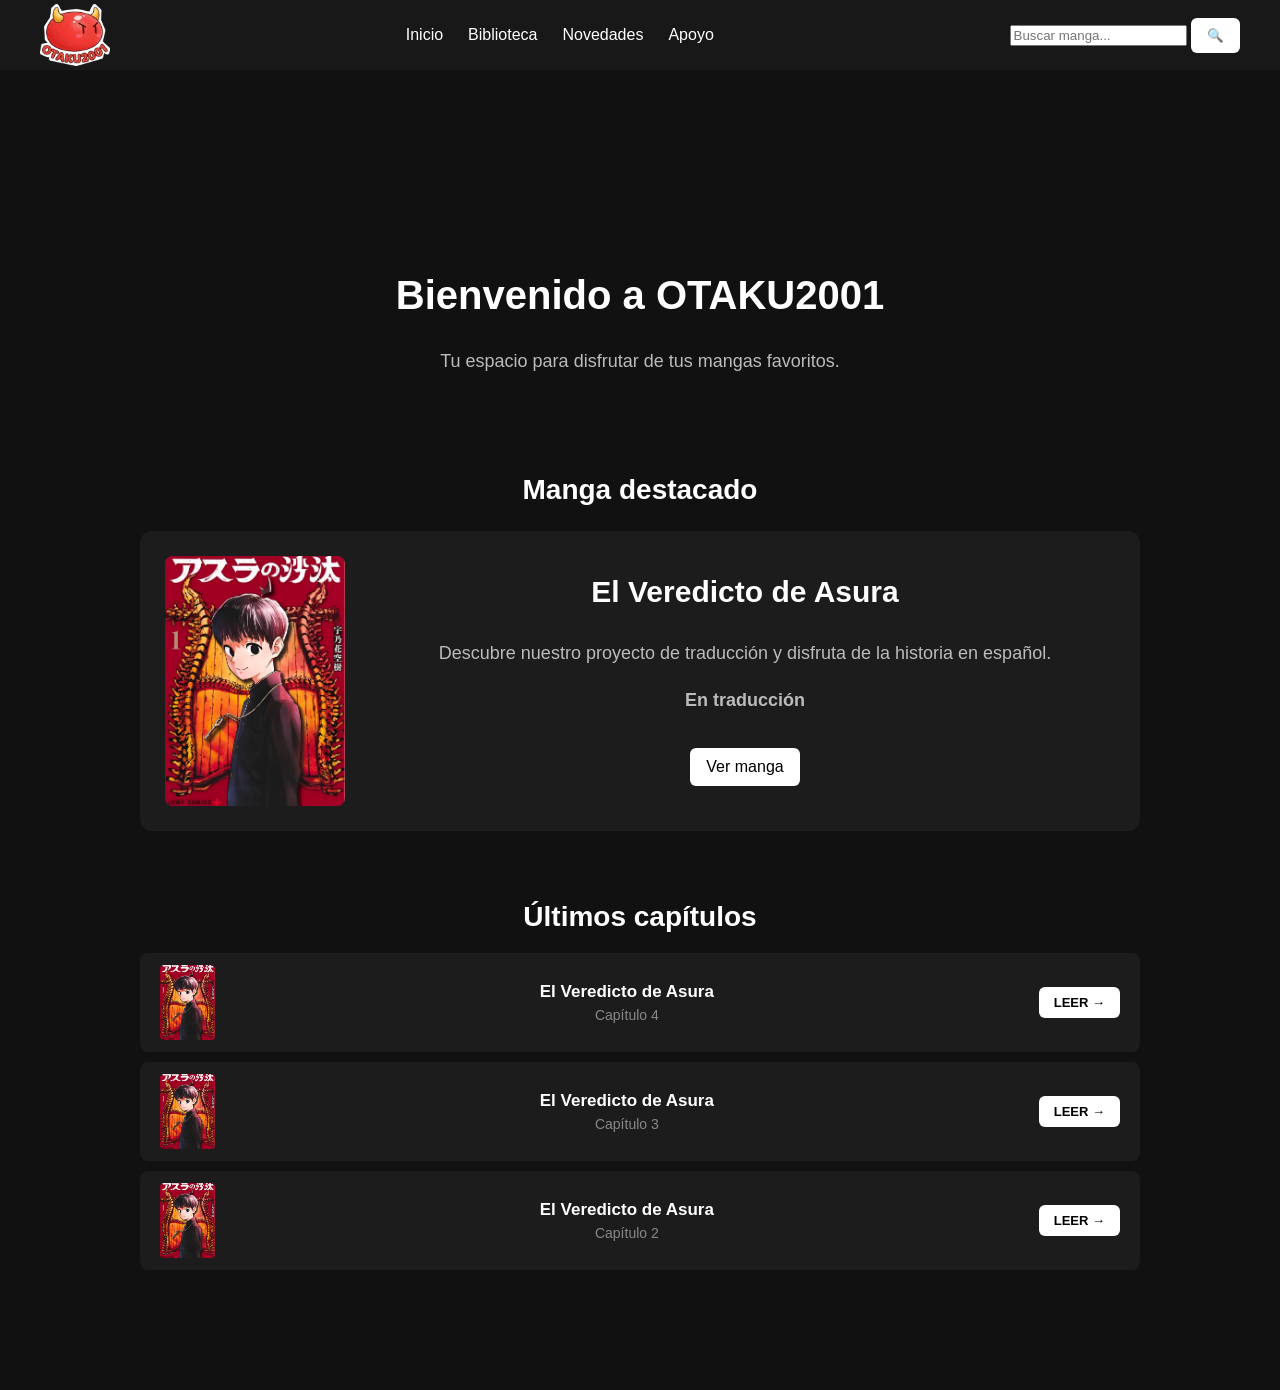
<file: index.html>
<!DOCTYPE html>
<html lang="es">
<head>
    <meta charset="UTF-8">
    <meta name="viewport" content="width=device-width, initial-scale=1.0">
    <title>OTAKU2001</title>
    <link rel="stylesheet" href="css/estilos.css">
    <link rel="stylesheet" href="css/responsive.css">
</head>
<body>

    <header>
    <div class="logo">
        <img src="images/logo.png" alt="OTAKU2001">
    </div>

    <nav>
        <a href="index.html">Inicio</a>
        <a href="biblioteca.html">Biblioteca</a>
        <a href="novedades.html">Novedades</a>
        <a href="apoyo.html">Apoyo</a>
    </nav>

    <div class="search-box">

        <input
            type="text"
            id="searchInput"
            placeholder="Buscar manga..."
        >

        <button id="searchButton">🔍</button>

    </div>
</header>

<main>

    <section class="bienvenida">
        <h1>Bienvenido a OTAKU2001</h1>
        <p>Tu espacio para disfrutar de tus mangas favoritos.</p>
    </section>

    <section class="destacado">
        <h2>Manga destacado</h2>

        <div class="manga-card">
            <div class="portada">
                <img src="images/asura.jpg" alt="Portada de El Veredicto de Asura">
            </div>

            <div class="manga-info">
                <h3>El Veredicto de Asura</h3>

                <p>
                    Descubre nuestro proyecto de traducción
                    y disfruta de la historia en español.
                </p>

                <p class="estado">En traducción</p>

                <a href="mangas/veredicto-de-asura.html" class="ver-manga">Ver manga</a>
            </div>
        </div>
    </section>

    <section class="latest-chapters">

        <h2>Últimos capítulos</h2>

        <div id="latestChapters"></div>

    </section>

</main>

<script src="js/script.js"></script>

</body>

</html>
</file>
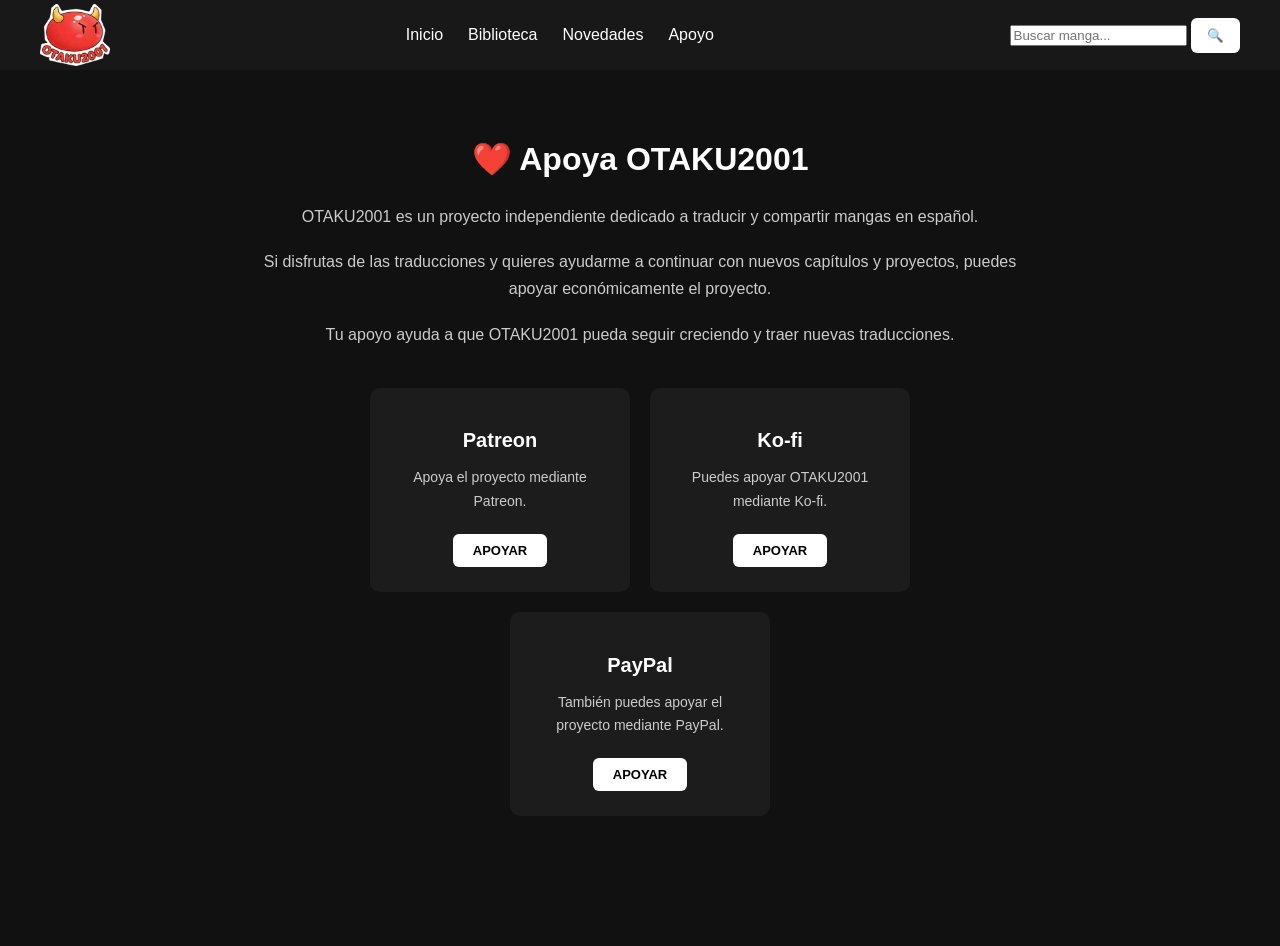
<file: apoyo.html>
<!DOCTYPE html>
<html lang="es">

<head>
    <meta charset="UTF-8">
    <meta name="viewport" content="width=device-width, initial-scale=1.0">

    <title>Apoya OTAKU2001</title>

    <link rel="stylesheet" href="css/estilos.css">
    <link rel="stylesheet" href="css/responsive.css">
</head>

<body>

    <header>

        <div class="logo">
            <img src="images/logo.png" alt="OTAKU2001">
        </div>

        <nav>
            <a href="index.html">Inicio</a>
            <a href="biblioteca.html">Biblioteca</a>
            <a href="novedades.html">Novedades</a>
            <a href="apoyo.html">Apoyo</a>
        </nav>

        <div class="search-box">

            <input
                type="text"
                id="searchInput"
                placeholder="Buscar manga..."
            >

            <button id="searchButton">🔍</button>

        </div>

    </header>


<main class="support">

    <h1>❤️ Apoya OTAKU2001</h1>

    <p>
        OTAKU2001 es un proyecto independiente dedicado a
        traducir y compartir mangas en español.
    </p>

    <p>
        Si disfrutas de las traducciones y quieres ayudarme
        a continuar con nuevos capítulos y proyectos,
        puedes apoyar económicamente el proyecto.
    </p>

    <p>
        Tu apoyo ayuda a que OTAKU2001 pueda seguir creciendo
        y traer nuevas traducciones.
    </p>


    <div class="support-options">

        <div class="support-card">
            <h2>Patreon</h2>
            <p>
                Apoya el proyecto mediante Patreon.
            </p>

            <a href="https://www.patreon.com/cw/Otaku2001" class="support-button" target="_blank">
                APOYAR
            </a>
        </div>


        <div class="support-card">
            <h2>Ko-fi</h2>
            <p>
                Puedes apoyar OTAKU2001 mediante Ko-fi.
            </p>

            <a href="#" class="support-button">
                APOYAR
            </a>
        </div>


        <div class="support-card">
            <h2>PayPal</h2>
            <p>
                También puedes apoyar el proyecto mediante PayPal.
            </p>

            <a href="https://www.paypal.me/OTAKU2001Traduccion" class="support-button" target="_blank">
                APOYAR
            </a>
        </div>

    </div>

</main>


    <script src="js/script.js"></script>

</body>

</html>
</file>
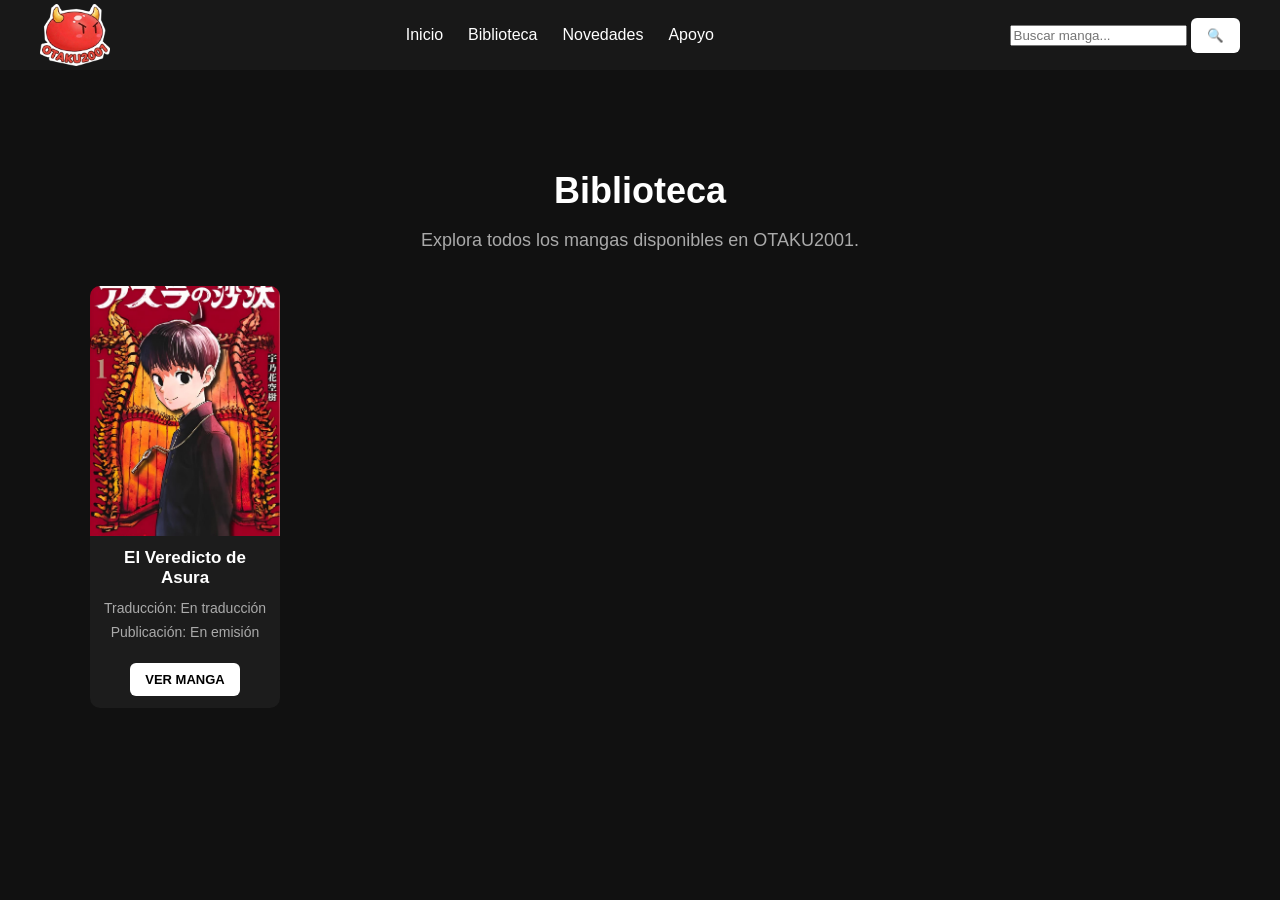
<file: biblioteca.html>
<!DOCTYPE html>
<html lang="es">

<head>
    <meta charset="UTF-8">
    <meta name="viewport" content="width=device-width, initial-scale=1.0">

    <title>Biblioteca - OTAKU2001</title>

    <link rel="stylesheet" href="css/estilos.css">
    <link rel="stylesheet" href="css/responsive.css">
</head>

<body>

    <header>

        <div class="logo">
            <img src="images/logo.png" alt="OTAKU2001">
        </div>

        <nav>
            <a href="index.html">Inicio</a>
            <a href="biblioteca.html">Biblioteca</a>
            <a href="novedades.html">Novedades</a>
            <a href="apoyo.html">Apoyo</a>
        </nav>

        <div class="search-box">

            <input
                type="text"
                id="searchInput"
                placeholder="Buscar manga..."
                autocomplete="off"
            >

            <button id="searchButton">🔍</button>

        </div>

    </header>


    <main>

        <section class="library">

            <h1>Biblioteca</h1>

            <p class="library-description">
                Explora todos los mangas disponibles en OTAKU2001.
            </p>


            <div class="manga-grid">

                <div class="library-card">

                    <img src="images/asura.jpg"
                         alt="Portada de El Veredicto de Asura">

                    <div class="library-card-info">

                        <h2>El Veredicto de Asura</h2>

                        <p>
                            Traducción: En traducción
                        </p>

                        <p>
                            Publicación: En emisión
                        </p>

                        <a href="mangas/veredicto-de-asura.html">
                            VER MANGA
                        </a>

                    </div>

                </div>

            </div>

        </section>

    </main>

<script src="js/script.js"></script>

</body>

</html>
</file>
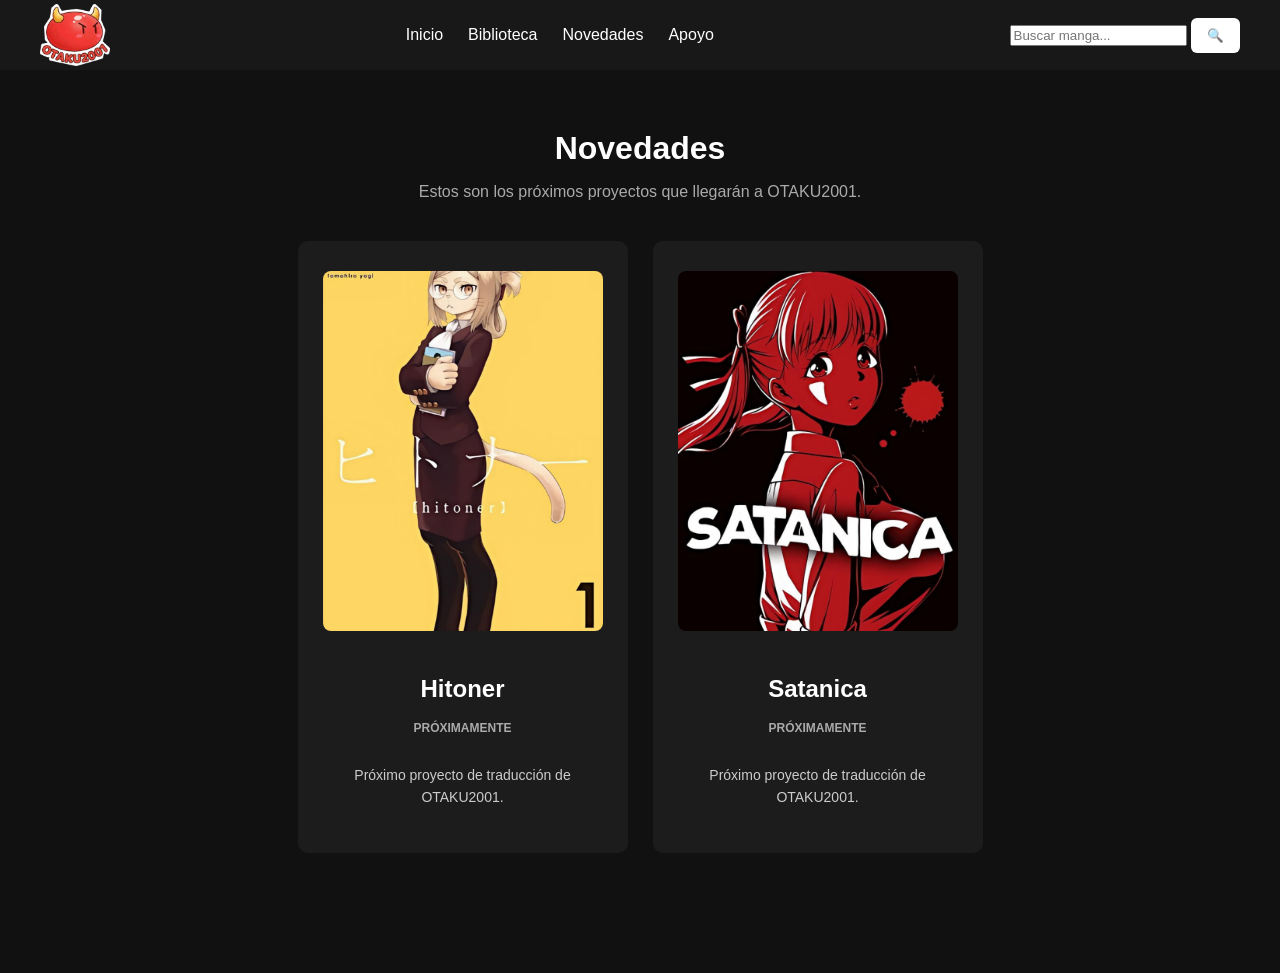
<file: novedades.html>
<!DOCTYPE html>
<html lang="es">

<head>
    <meta charset="UTF-8">
    <meta name="viewport" content="width=device-width, initial-scale=1.0">

    <title>Novedades - OTAKU2001</title>

    <link rel="stylesheet" href="css/estilos.css">
    <link rel="stylesheet" href="css/responsive.css">
</head>

<body>

    <header>

        <div class="logo">
            <img src="images/logo.png" alt="OTAKU2001">
        </div>

        <nav>
            <a href="index.html">Inicio</a>
            <a href="biblioteca.html">Biblioteca</a>
            <a href="novedades.html">Novedades</a>
            <a href="apoyo.html">Apoyo</a>
        </nav>

        <div class="search-box">

            <input
                type="text"
                id="searchInput"
                placeholder="Buscar manga..."
            >

            <button id="searchButton">🔍</button>

        </div>

    </header>


    <main class="news">

        <h1>Novedades</h1>

        <p class="news-intro">
            Estos son los próximos proyectos que llegarán
            a OTAKU2001.
        </p>


        <section class="upcoming-projects">

            <div class="project-card">

                <img src="images/novedades/hitoner.jpeg" alt="Hitoner">

                <h2>Hitoner</h2>

                <span>PRÓXIMAMENTE</span>

                <p>
                    Próximo proyecto de traducción de OTAKU2001.
                </p>

            </div>


            <div class="project-card">

                <img src="images/novedades/satanica.jpeg" alt="Satanica">

                <h2>Satanica</h2>

                <span>PRÓXIMAMENTE</span>

                <p>
                    Próximo proyecto de traducción de OTAKU2001.
                </p>

            </div>

        </section>

    </main>


    <script src="js/script.js"></script>

</body>

</html>
</file>
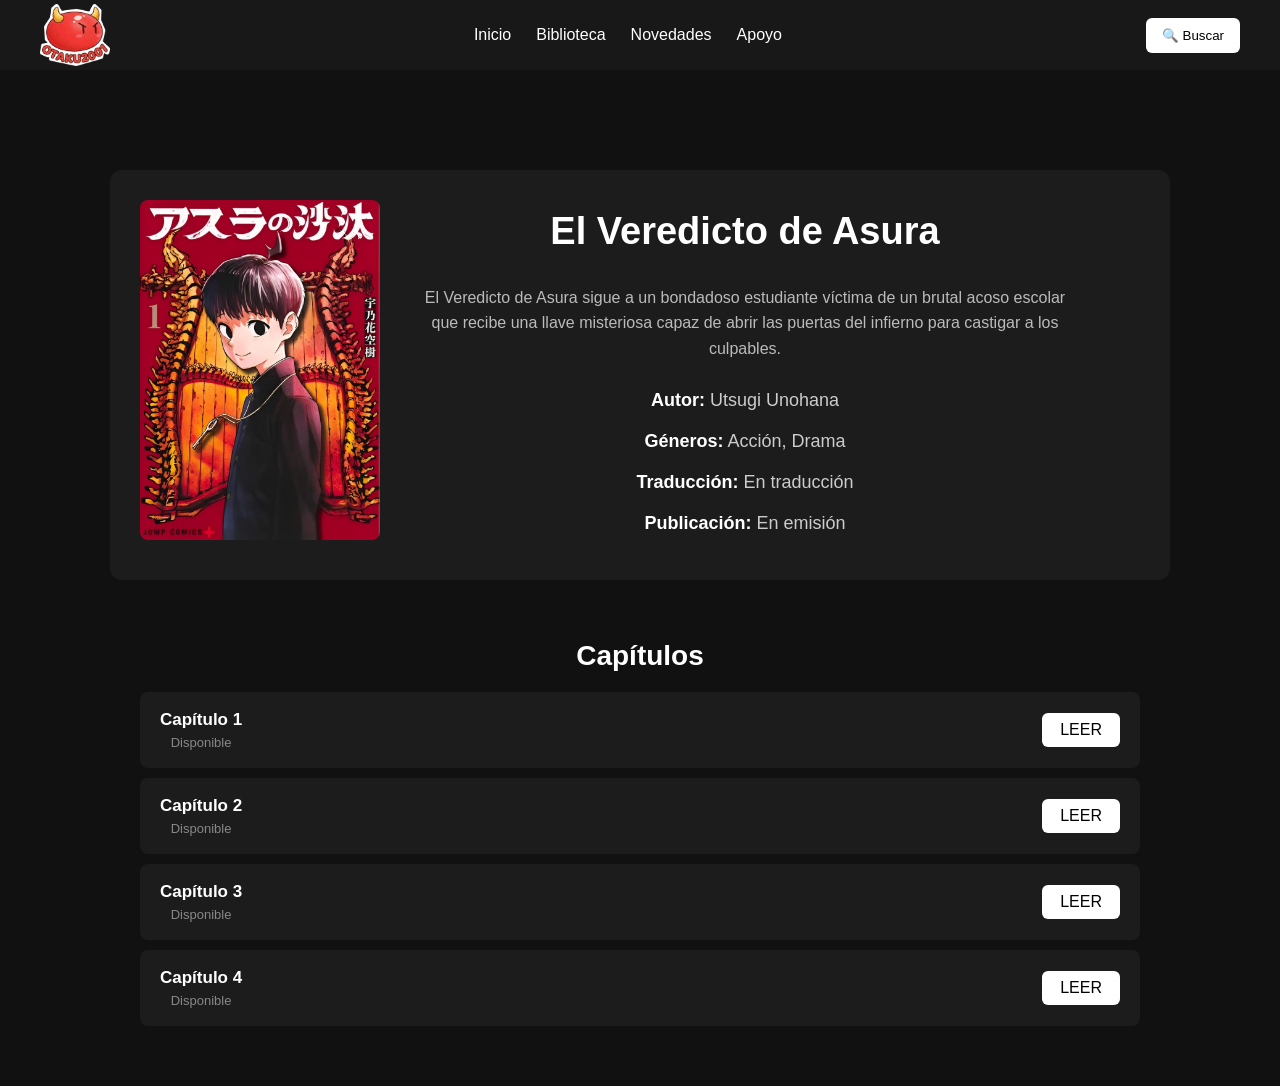
<file: mangas/veredicto-de-asura.html>
<!DOCTYPE html>
<html lang="es">
<head>
    <meta charset="UTF-8">
    <meta name="viewport" content="width=device-width, initial-scale=1.0">
    <title>El Veredicto de Asura - OTAKU2001</title>
    <link rel="stylesheet" href="../css/estilos.css">
    <link rel="stylesheet" href="../css/responsive.css">
</head>

<body>

    <header>
        <div class="logo">
            <img src="../images/logo.png" alt="OTAKU2001">
        </div>

        <nav>
            <a href="../index.html">Inicio</a>
            <a href="../biblioteca.html">Biblioteca</a>
            <a href="../novedades.html">Novedades</a>
            <a href="../apoyo.html">Apoyo</a>
        </nav>

        <button>🔍 Buscar</button>
    </header>

    <main>

        <section class="manga-page">

            <div class="manga-cover">
                <img src="../images/asura.jpg" alt="Portada de El Veredicto de Asura">
            </div>

            <div class="manga-details">

                <h1>El Veredicto de Asura</h1>

                <p class="sinopsis">
                    El Veredicto de Asura sigue a un bondadoso estudiante víctima de un brutal acoso escolar que recibe una llave misteriosa capaz de abrir las puertas del infierno para castigar a los culpables.
                </p>

            <div class="manga-data">

                <p>
                    <strong>Autor:</strong>
                    Utsugi Unohana
                </p>

                <p>
                    <strong>Géneros:</strong>
                    Acción, Drama
                </p>

                <p>
                    <strong>Traducción:</strong>
                    <span class="status-text">En traducción</span>
                </p>

                <p>
                    <strong>Publicación:</strong>
                    <span class="status-text">En emisión</span>
                </p>

            </div>

        </div>

        </section>

        <section class="chapters">

            <h2>Capítulos</h2>

            <div class="chapter">

                <div class="chapter-info">
                    <strong>Capítulo 1</strong>
                    <span>Disponible</span>
                </div>

                <a href="capitulos/capitulo-1.html" class="leer-capitulo">
                    LEER
                </a>

            </div>
            
        
            <div class="chapter">

                <div class="chapter-info">
                    <strong>Capítulo 2</strong>
                    <span>Disponible</span>
                </div>

                <a href="capitulos/capitulo-2.html" class="leer-capitulo">
                    LEER
                </a>

            </div>

                        <div class="chapter">

                <div class="chapter-info">
                    <strong>Capítulo 3</strong>
                    <span>Disponible</span>
                </div>

                <a href="capitulos/capitulo-3.html" class="leer-capitulo">
                    LEER
                </a>

            </div>

            </div>

                        <div class="chapter">

                <div class="chapter-info">
                    <strong>Capítulo 4</strong>
                    <span>Disponible</span>
                </div>

                <a href="capitulos/capitulo-4.html" class="leer-capitulo">
                    LEER
                </a>

            </div>

        </section>

    </main>

</body>
</html>
</file>
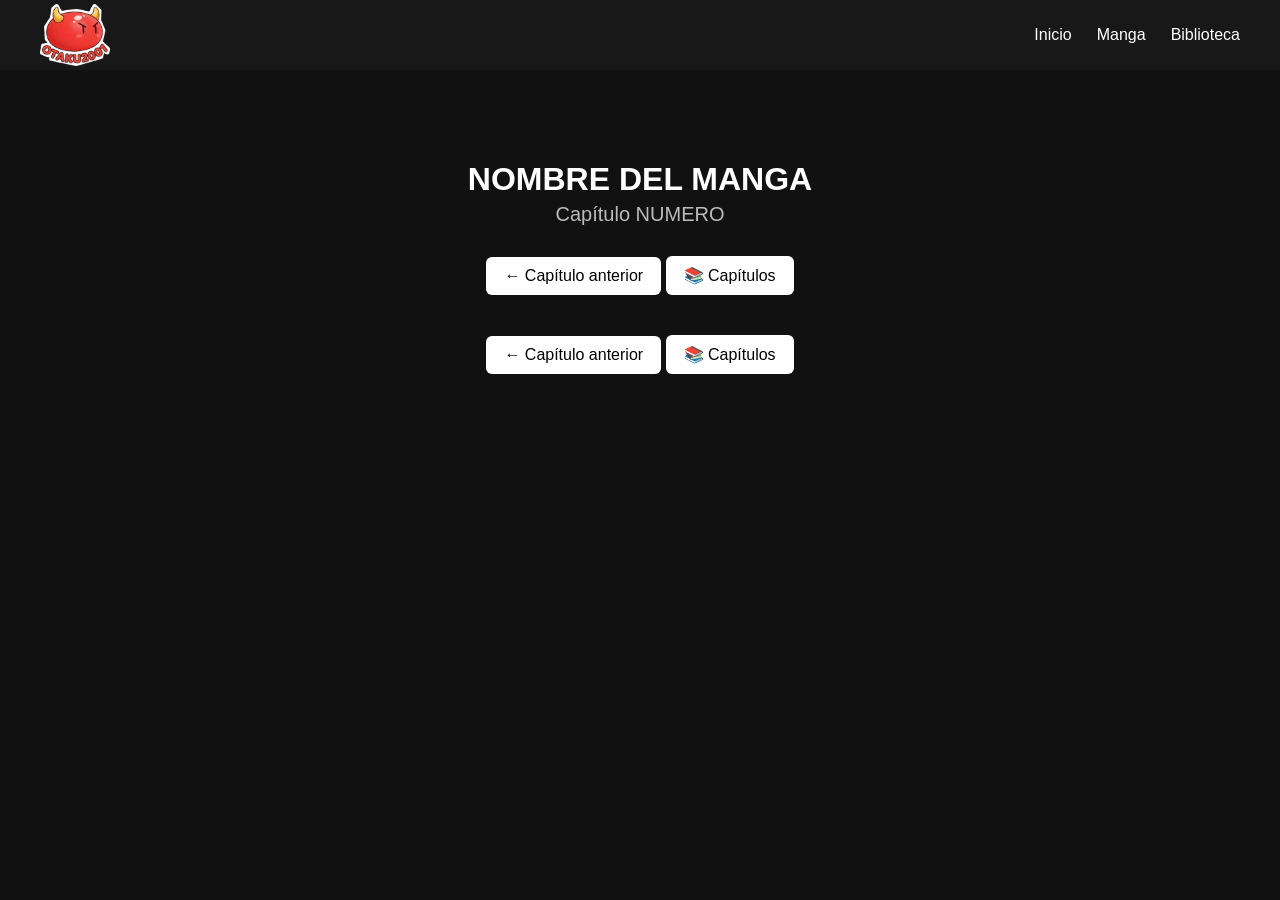
<file: mangas/capitulos/plantilla-capitulo.html>
<!DOCTYPE html>
<html lang="es">

<head>
    <meta charset="UTF-8">
    <meta name="viewport" content="width=device-width, initial-scale=1.0">

    <title>NOMBRE DEL MANGA - Capítulo NUMERO</title>

    <link rel="stylesheet" href="../../css/estilos.css">
    <link rel="stylesheet" href="../../css/responsive.css">
</head>

<body>

    <header>

        <div class="logo">
            <img src="../../images/logo.png" alt="OTAKU2001">
        </div>

        <nav>
            <a href="../../index.html">Inicio</a>
            <a href="../NOMBRE-DEL-MANGA.html">Manga</a>
            <a href="../../biblioteca.html">Biblioteca</a>
        </nav>

    </header>


    <main class="reader">

        <h1>NOMBRE DEL MANGA</h1>

        <h2>Capítulo NUMERO</h2>


        <div class="reader-navigation top-navigation">

            <a href="CAPITULO-ANTERIOR.html">
                ← Capítulo anterior
            </a>

            <a href="../NOMBRE-DEL-MANGA.html">
                📚 Capítulos
            </a>

        </div>


        <div
            class="reader-pages"
            data-manga="NOMBRE-DE-LA-CARPETA"
            data-capitulo="NOMBRE-DE-LA-CARPETA-DEL-CAPITULO"
            data-paginas="NUMERO-DE-PAGINAS">
        </div>


        <div class="reader-navigation">

            <a href="CAPITULO-ANTERIOR.html">
                ← Capítulo anterior
            </a>

            <a href="../NOMBRE-DEL-MANGA.html">
                📚 Capítulos
            </a>

        </div>

    </main>


</body>

</html>
</file>
<file: css/estilos.css>
body {
    margin: 0;
    background-color: #111111;
    color: white;
    font-family: Arial, sans-serif;
}

header {
    height: 70px;
    background-color: #181818;
    display: flex;
    align-items: center;
    justify-content: space-between;
    padding: 0 40px;
    box-sizing: border-box;
}

.logo {
    display: flex;
    align-items: center;
}

.logo img {
    width: 70px;
    height: auto;
    display: block;
}

nav {
    display: flex;
    gap: 25px;
}

nav a {
    color: white;
    text-decoration: none;
    font-size: 16px;
}

nav a:hover {
    color: #cccccc;
}

button {
    background-color: white;
    color: black;
    border: none;
    padding: 10px 16px;
    border-radius: 6px;
    cursor: pointer;
}

main {
    text-align: center;
    margin-top: 100px;
}

main h1 {
    font-size: 40px;
}

main p {
    color: #bbbbbb;
    font-size: 18px;
}

.bienvenida {
    text-align: center;
    padding: 70px 20px 40px;
}

.destacado {
    max-width: 1000px;
    margin: 0 auto;
    padding: 20px;
}

.destacado h2 {
    font-size: 28px;
    margin-bottom: 25px;
}

.manga-card {
    background-color: #1c1c1c;
    border-radius: 12px;
    padding: 25px;
    display: flex;
    gap: 30px;
    align-items: center;
}

.portada {
    width: 180px;
    height: 250px;
    background-color: #333333;
    display: flex;
    align-items: center;
    justify-content: center;
    border-radius: 8px;
    color: #aaaaaa;
}

.manga-info {
    flex: 1;
}

.manga-info h3 {
    font-size: 30px;
    margin-top: 0;
}

.manga-info p {
    color: #bbbbbb;
    line-height: 1.6;
}

.estado {
    font-weight: bold;
}

.manga-info button {
    margin-top: 15px;
}

.portada img {
    width: 100%;
    height: 100%;
    object-fit: cover;
    border-radius: 8px;
    display: block;
}

.manga-page {
    max-width: 1000px;
    margin: 60px auto;
    padding: 30px;
    display: flex;
    gap: 40px;
    background-color: #1c1c1c;
    border-radius: 12px;
}

.manga-cover {
    width: 240px;
    height: 340px;
    flex-shrink: 0;
}

.manga-cover img {
    width: 100%;
    height: 100%;
    object-fit: cover;
    border-radius: 8px;
}

.manga-details {
    padding-top: 10px;
}

.manga-details h1 {
    font-size: 38px;
    margin-top: 0;
}

.manga-details p {
    color: #bbbbbb;
    line-height: 1.6;
}

.statuses {
    margin-top: 30px;
}

.status {
    margin-bottom: 15px;
}

.status strong {
    display: inline-block;
    min-width: 140px;
}

.status span {
    color: #bbbbbb;
}

.chapters {
    max-width: 1000px;
    margin: 0 auto 60px;
    padding: 0 30px;
}

.chapters h2 {
    font-size: 28px;
    margin-bottom: 20px;
}

.chapter {
    background-color: #1c1c1c;
    padding: 18px 20px;
    margin-bottom: 10px;
    border-radius: 8px;
    display: flex;
    justify-content: space-between;
    align-items: center;
}

.chapter-info {
    display: flex;
    flex-direction: column;
    gap: 5px;
}

.chapter-info strong {
    font-size: 17px;
}

.chapter-info span {
    color: #888888;
    font-size: 13px;
}

.ver-manga {
    display: inline-block;
    background-color: white;
    color: black;
    text-decoration: none;
    padding: 10px 16px;
    border-radius: 6px;
    margin-top: 15px;
}

.ver-manga:hover {
    opacity: 0.8;
}

.reader {
    max-width: 900px;
    margin: 50px auto;
    text-align: center;
    padding: 20px;
}

.reader h1 {
    font-size: 32px;
    margin-bottom: 5px;
}

.reader h2 {
    color: #bbbbbb;
    font-size: 20px;
    font-weight: normal;
    margin-top: 0;
}

.reader-pages {
    margin-top: 40px;
}

.reader-pages img {
    display: block;
    width: 100%;
    max-width: 900px;
    height: auto;
    margin: 0 auto;
}

.reader-message {
    background-color: #1c1c1c;
    padding: 30px;
    border-radius: 8px;
    color: #aaaaaa;
}

.reader-navigation {
    margin-top: 30px;
}

.reader-navigation a {
    display: inline-block;
    background-color: white;
    color: black;
    text-decoration: none;
    padding: 10px 18px;
    border-radius: 6px;
}

.leer-capitulo {
    display: inline-block;
    background-color: white;
    color: black;
    text-decoration: none;
    padding: 8px 18px;
    border-radius: 6px;
}

.leer-capitulo:hover {
    opacity: 0.8;
}

.top-navigation {
    margin-bottom: 25px;
}

.sinopsis {
    color: #cccccc;
    line-height: 1.7;
    font-size: 16px;
    max-width: 650px;
}

.manga-data {
    margin-top: 25px;
}

.manga-data p {
    margin: 12px 0;
    color: #cccccc;
}

.manga-data strong {
    color: white;
}

.status-text {
    color: #cccccc;
}

.library {
    max-width: 1100px;
    margin: 50px auto;
    padding: 0 30px 60px;
}

.library h1 {
    font-size: 36px;
    margin-bottom: 10px;
}

.library-description {
    color: #aaaaaa;
    margin-bottom: 35px;
}

.manga-grid {
    display: grid;
    grid-template-columns: repeat(auto-fill, minmax(170px, 190px));
    gap: 25px;
}

.library-card {
    background-color: #1c1c1c;
    border-radius: 10px;
    overflow: hidden;
    transition: transform 0.2s ease;
}

.library-card:hover {
    transform: translateY(-5px);
}

.library-card img {
    width: 100%;
    height: 250px;
    object-fit: cover;
    display: block;
}

.library-card-info {
    padding: 12px;
}

.library-card-info h2 {
    font-size: 17px;
    margin-top: 0;
    margin-bottom: 12px;
}

.library-card-info p {
    color: #aaaaaa;
    font-size: 14px;
    margin: 8px 0;
}

.library-card-info a {
    display: inline-block;
    margin-top: 15px;
    padding: 9px 15px;
    background-color: white;
    color: black;
    text-decoration: none;
    border-radius: 6px;
    font-size: 13px;
    font-weight: bold;
}

.library-card-info a:hover {
    opacity: 0.8;
}

.latest-chapters {
    max-width: 1000px;
    margin: 50px auto;
    padding: 0 30px 60px;
}

.latest-chapters h2 {
    font-size: 28px;
    margin-bottom: 20px;
}

.latest-chapter {
    background-color: #1c1c1c;
    padding: 12px 20px;
    margin-bottom: 10px;
    border-radius: 8px;

    display: flex;
    align-items: center;
    gap: 15px;
}

.latest-chapter img {
    width: 55px;
    height: 75px;
    object-fit: cover;
    border-radius: 4px;
}

.latest-chapter-info {
    flex: 1;
    display: flex;
    flex-direction: column;
    gap: 5px;
}

.latest-chapter-info strong {
    font-size: 17px;
}

.latest-chapter-info span {
    color: #888888;
    font-size: 14px;
}

.latest-chapter a {
    padding: 8px 15px;
    background-color: white;
    color: black;
    text-decoration: none;
    border-radius: 6px;
    font-size: 13px;
    font-weight: bold;
}

.support {
    max-width: 800px;
    margin: 70px auto;
    padding: 0 30px 60px;
    text-align: center;
}

.support h1 {
    font-size: 32px;
    margin-bottom: 25px;
}

.support p {
    color: #cccccc;
    font-size: 16px;
    line-height: 1.7;
    margin-bottom: 18px;
}

.support-box {
    background-color: #1c1c1c;
    padding: 30px;
    margin-top: 40px;
    border-radius: 10px;
}

.support-box h2 {
    margin-bottom: 15px;
}

.support-options {
    display: flex;
    justify-content: center;
    gap: 20px;
    flex-wrap: wrap;
    margin-top: 40px;
}

.support-card {
    width: 220px;
    background-color: #1c1c1c;
    padding: 25px 20px;
    border-radius: 10px;
    text-align: center;
}

.support-card h2 {
    font-size: 20px;
    margin-bottom: 12px;
}

.support-card p {
    font-size: 14px;
    margin-bottom: 20px;
}

.support-button {
    display: inline-block;
    padding: 9px 20px;
    background-color: white;
    color: black;
    text-decoration: none;
    border-radius: 6px;
    font-size: 13px;
    font-weight: bold;
}

.support-button:hover {
    opacity: 0.8;
}

.news {
    max-width: 1000px;
    margin: 60px auto;
    padding: 0 30px 60px;
    text-align: center;
}

.news h1 {
    font-size: 32px;
    margin-bottom: 15px;
}

.news-intro {
    color: #aaaaaa;
    font-size: 16px;
    margin-bottom: 40px;
}

.upcoming-projects {
    display: flex;
    justify-content: center;
    gap: 25px;
    flex-wrap: wrap;
}

.project-card {
    width: 280px;
    background-color: #1c1c1c;
    padding: 30px 25px;
    border-radius: 10px;
}

.project-card h2 {
    font-size: 24px;
    margin-bottom: 15px;
}

.project-card span {
    display: inline-block;
    font-size: 12px;
    font-weight: bold;
    color: #aaaaaa;
    margin-bottom: 15px;
}

.project-card p {
    color: #cccccc;
    font-size: 14px;
    line-height: 1.6;
}

.project-card img {
    width: 100%;
    height: 360px;
    object-fit: cover;
    border-radius: 8px;
    margin-bottom: 20px;
}
</file>
<file: css/responsive.css>
@media (max-width: 768px) {

    header {
        height: auto;
        min-height: 65px;
        padding: 15px 20px;
        flex-wrap: wrap;
        gap: 15px;
    }

    .logo {
        font-size: 22px;
    }

    nav {
        order: 3;
        width: 100%;
        justify-content: center;
        gap: 15px;
        flex-wrap: wrap;
    }

    nav a {
        font-size: 14px;
    }

    header button {
        padding: 8px 12px;
    }

    .bienvenida {
        padding: 40px 20px 25px;
    }

    .bienvenida h1 {
        font-size: 30px;
    }

    .manga-card {
        flex-direction: column;
        text-align: center;
    }

    .manga-cover {
        width: 200px;
        height: 285px;
    }

    .manga-details h1 {
        font-size: 30px;
    }

    .manga-page {
        flex-direction: column;
        align-items: center;
        text-align: center;
        margin: 30px 15px;
        padding: 20px;
    }

    .manga-cover {
        width: 200px;
        height: 285px;
    }

    .manga-data {
        text-align: left;
    }

    .chapters {
        padding: 0 15px;
    }

    .chapter {
        padding: 15px;
    }

    .reader {
        padding: 20px 0 40px;
    }

    .reader h1 {
        font-size: 26px;
    }

    .reader h2 {
        font-size: 18px;
    }

    .reader-pages {
        width: 100%;
    }

    .reader-pages img {
        width: 100%;
        max-width: none;
    }

}

@media (max-width: 768px) {

    .library {
        margin: 30px auto;
        padding: 0 15px 40px;
    }

    .library h1 {
        font-size: 30px;
    }

    .manga-grid {
        grid-template-columns: repeat(2, 1fr);
        gap: 15px;
    }

    .library-card img {
        height: 210px;
    }

    .library-card-info {
        padding: 12px;
    }

    .library-card-info h2 {
        font-size: 16px;
    }

}

@media (max-width: 768px) {

    .latest-chapters {
        padding: 0 15px 40px;
        margin-top: 30px;
    }

    .latest-chapter {
        padding: 15px;
    }

    .latest-chapter strong {
        font-size: 15px;
    }

    .latest-chapter {
    gap: 10px;
    padding: 10px;
    }

    .latest-chapter img {
    width: 45px;
    height: 65px;
    }

    .latest-chapter-info strong {
    font-size: 14px;
    }

    .latest-chapter-info span {
    font-size: 12px;
    }

    .latest-chapter a {
    padding: 7px 10px;
    font-size: 11px;
    }

}
</file>
